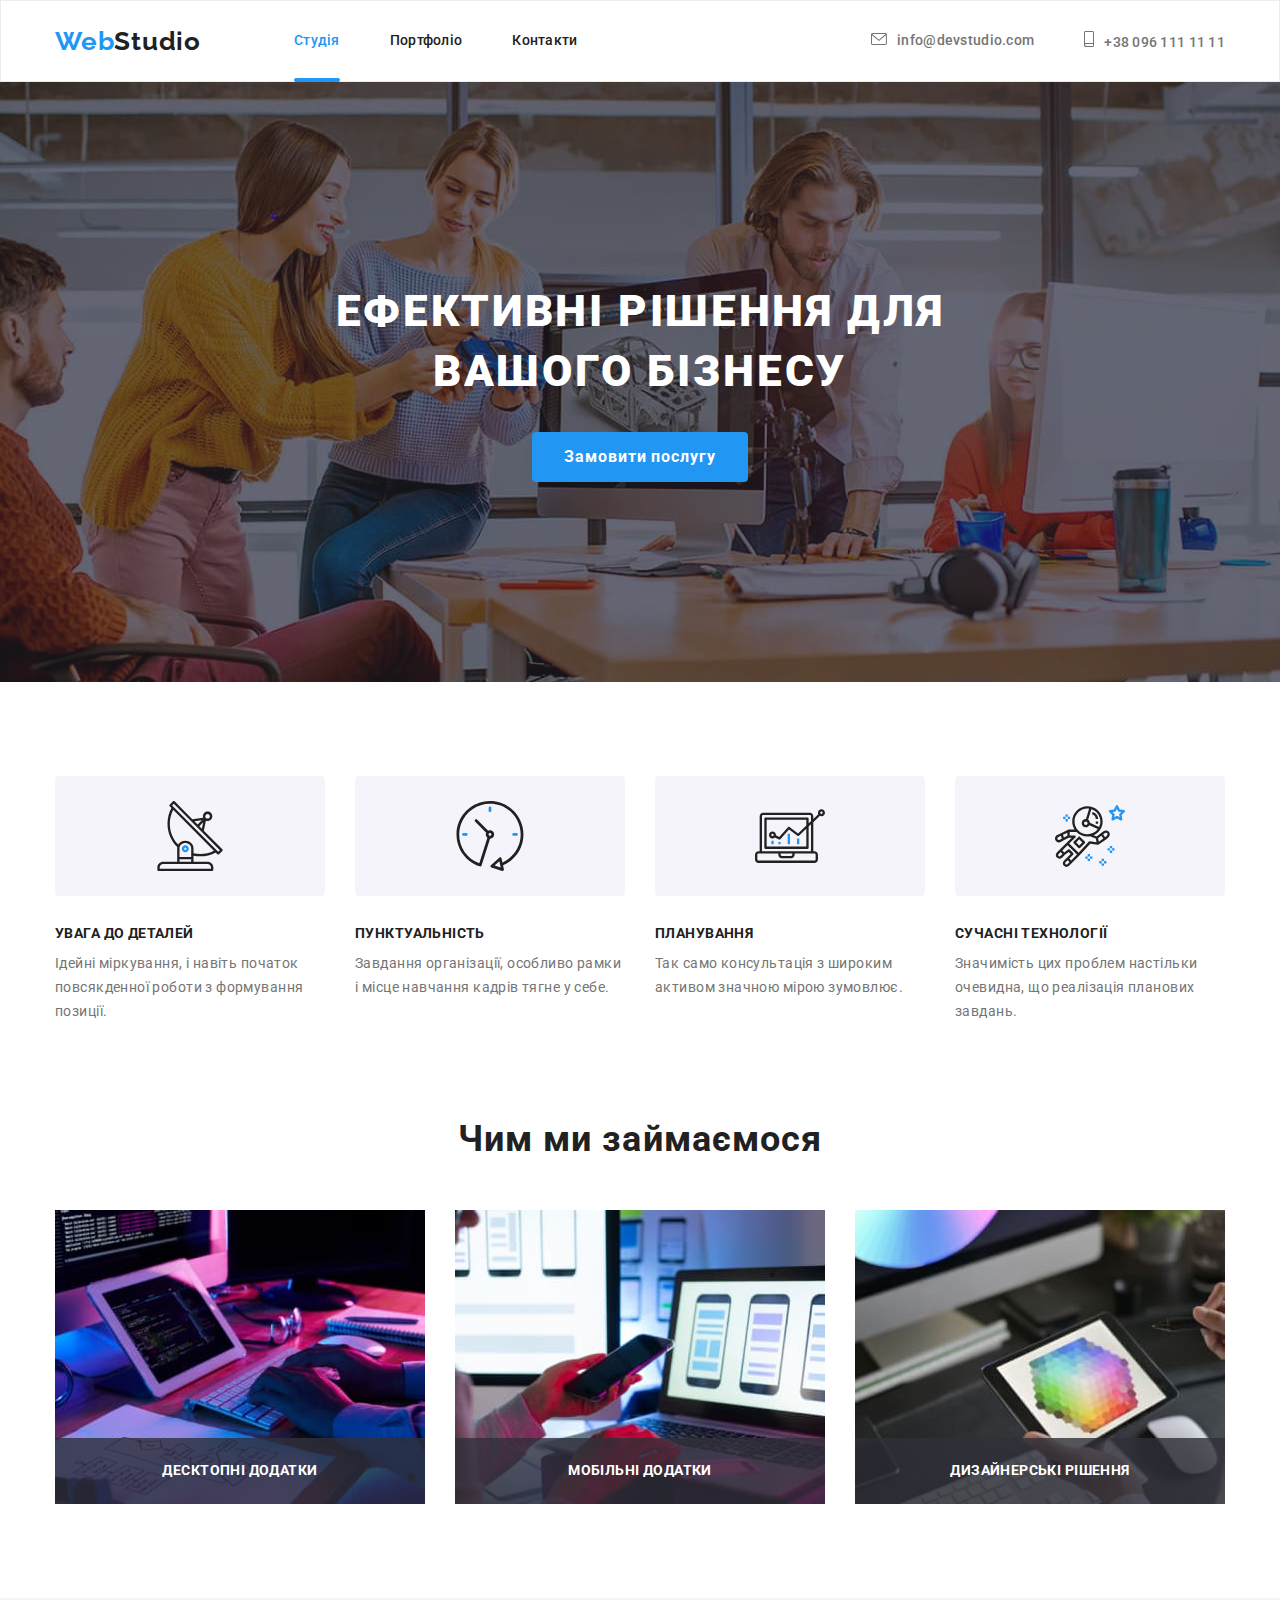
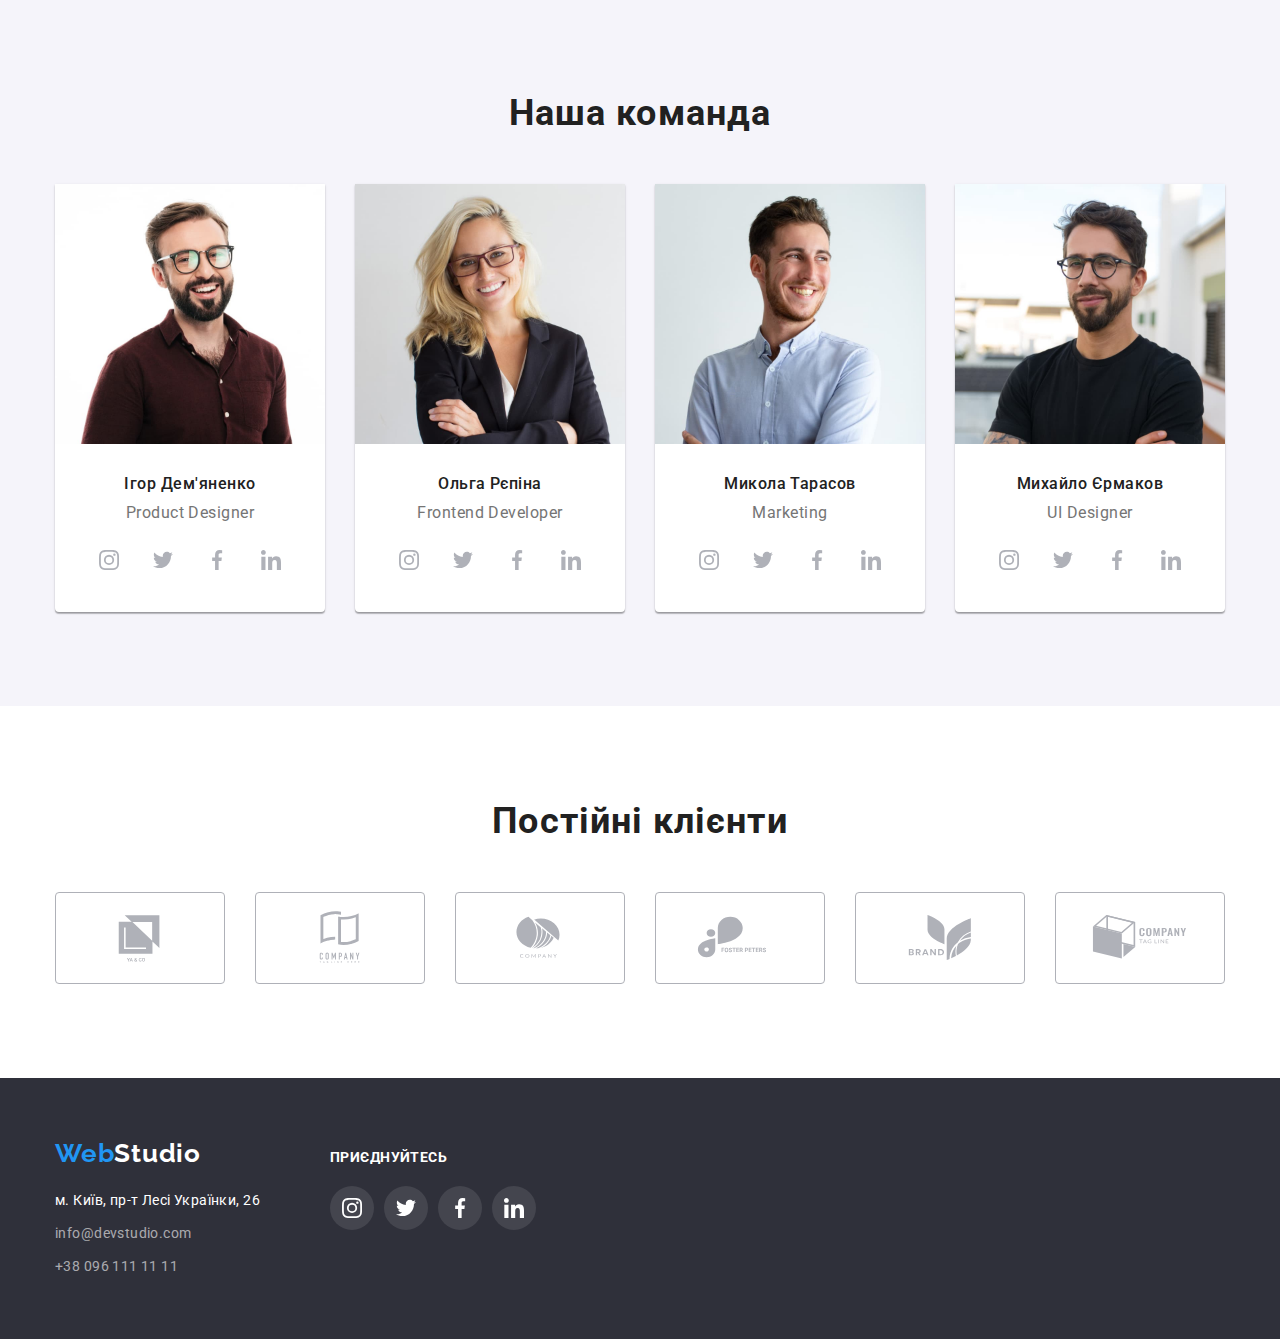
<file: index.html>
<!DOCTYPE html>
<html lang="en">

<head>
  <meta charset="UTF-8" />
  <meta http-equiv="X-UA-Compatible" content="IE=edge" />
  <meta name="viewport" content="width=he, initial-scale=1.0" />
  <title>WebStudio</title>
  <link rel="preconnect" href="https://fonts.googleapis.com" />
  <link rel="preconnect" href="https://fonts.gstatic.com" crossorigin />
  <link href="https://fonts.googleapis.com/css2?family=Raleway:wght@700&family=Roboto:wght@400;500;700;900&display=swap"
    rel="stylesheet" />
  <link rel="stylesheet"
    href="https://cdnjs.cloudflare.com/ajax/libs/modern-normalize/1.1.0/modern-normalize.min.css" />
  <link rel="stylesheet" href="./css/styles.css" />
</head>

<body>
  <!--Шапка-->
  <header>
    <div class="container main">
      <nav class="main-naf">
        <a href="./index.html" class="logo">Web<span class="stydio">Studio</span> </a>
        <ul class="site-nav">
          <li class="item"><a href="./index.html" class="link current">Студія</a></li>
          <li class="item"><a href="./portfolio.html" class="link">Портфоліо</a></li>
          <li class="item"><a href="#" class="link">Контакти</a></li>
        </ul>
      </nav>
      <ul class="contacts-nav">
        <li class="item">
          <a href="mailto:info@devstudio.com" class="contact-link"><svg class="icon-header" width="16" height="12">
              <use href="./images/icons.svg/icons.svg#icon-email"></use>
            </svg>info@devstudio.com</a>
        </li>
        <li class="item">
          <a href="tel:+380961111111" class="contact-link"><svg class="icon-header" width="10" height="16">
              <use href="./images/icons.svg/icons.svg#icon-smartphone"></use>
            </svg>+38 096 111 11 11</a>
        </li>
      </ul>
    </div>
  </header>
  <!-- Контент -->
  <main class="">
    <!--Банер-->
    <section class="hero">
      <div class="container">
        <h1 class="baner-title">Ефективні рішення для вашого бізнесу</h1>
        <button class="baner-button pointer" data-modal-open type="button">Замовити послугу</button>
        <div class="backdrop is-hidden" data-modal>
          <div class="modal">
            <button class="button-close" data-modal-close><svg class="icon-close" width="18" height="18">
                <use href=" ./images/icons.svg/icons.svg#icon-close"></use>
              </svg></button>
          </div>
        </div>
      </div>
    </section>
    <!--Наші переваги-->
    <section class="section">
      <div class="container">
        <h2 class="visually-hidden">Наші переваги</h2>
        <ul class="section-list">
          <li class="item">
            <div class="icon">
              <svg class="icon-imeg">
                <use href="./images/icons.svg/icons.svg#icon-antenna"></use>
              </svg>
            </div>
            <h3 class="title">УВАГА ДО ДЕТАЛЕЙ</h3>
            <p class="options">
              Ідейні міркування, і навіть початок повсякденної роботи з формування позиції.
            </p>
          </li>
          <li class="item">
            <div class="icon">
              <svg class="icon-imeg">
                <use href="./images/icons.svg/icons.svg#icon-clock"></use>
              </svg>
            </div>
            <h3 class="title">ПУНКТУАЛЬНІСТЬ</h3>
            <p class="options">
              Завдання організації, особливо рамки і місце навчання кадрів тягне у себе.
            </p>
          </li>
          <li class="item">
            <div class="icon">
              <svg class="icon-imeg">
                <use href="./images/icons.svg/icons.svg#icon-diagram"></use>
              </svg>
            </div>
            <h3 class="title">ПЛАНУВАННЯ</h3>
            <p class="options">Так само консультація з широким активом значною мірою зумовлює.</p>
          </li>
          <li class="item">
            <div class="icon">
              <svg class="icon-imeg">
                <use href="./images/icons.svg/icons.svg#icon-astronaut"></use>
              </svg>
            </div>
            <h3 class="title">СУЧАСНІ ТЕХНОЛОГІЇ</h3>
            <p class="options">
              Значимість цих проблем настільки очевидна, що реалізація планових завдань.
            </p>
          </li>
        </ul>
      </div>
    </section>
    <!--Чим ми займаємося-->
    <section class="work container">
      <h2 class="work-title">Чим ми займаємося</h2>
      <ul class="work-list">
        <li class="item">
          <div class="item-img">
            <img class="img-box" src="./images/box/box-1.jpg" alt="Десктопні додатки" width="370" />
            <h3 class="item-name">Десктопні додатки</h3>
          </div>
        </li>
        <li class="item">
          <div class="item-img">
            <img src="./images/box/box-2.jpg" alt="Мобільні додатки" width="370" />
            <h3 class="item-name">Мобільні додатки</h3>
          </div>
        </li>
        <li class="item">
          <div class="item-img">
            <img src="./images/box/box-3.jpg" alt="Дизайнерські рішення" width="370" />
            <h3 class="item-name">Дизайнерські рішення</h3>
          </div>
        </li>
      </ul>
    </section>
    <!--Наша команда-->
    <section class="section command-color">
      <div class="container">
        <h2 class="command-title">Наша команда</h2>
        <ul class="command-list">
          <li class="item">
            <img src="./images/foto/foto-1.jpg" alt="Ігор Дем'яненко" width="300" />
            <div class="content">
              <h3 class="surname-title">Ігор Дем'яненко</h3>
              <p class="position">Product Designer</p>
            </div>
            <ul class="social-icons">
              <li><a class="social-link" href="#"><svg class="icon-social" width="20" height="20">
                    <use href=" ./images/icons.svg/icons.svg#icon-instagram"></use>
                  </svg>
                </a></li>
              <li><a class="social-link" href="#"><svg class="icon-social" width="20" height="20">
                    <use href="./images/icons.svg/icons.svg#icon-twitter"></use>
                  </svg></a></li>
              <li><a class="social-link" href="#">
                  <svg class="icon-social" width="20" height="20">
                    <use href="./images/icons.svg/icons.svg#icon-facebook"></use>
                  </svg>
                </a></li>
              <li><a class="social-link" href="#"><svg class="icon-social" width="20" height="20">
                    <use href="./images/icons.svg/icons.svg#icon-linkedin"></use>
                  </svg></a></li>
            </ul>
          </li>
          <li class="item">
            <img src="./images/foto/foto-2.jpg" alt="Ольга Рєпіна" width="300" />
            <div class="content">
              <h3 class="surname-title">Ольга Рєпіна</h3>
              <p class="position">Frontend Developer</p>
            </div>
            <ul class="social-icons">
              <li><a class="social-link" href="#"><svg class="icon-social" width="20" height="20">
                    <use href=" ./images/icons.svg/icons.svg#icon-instagram"></use>
                  </svg>
                </a></li>
              <li><a class="social-link" href="#"><svg class="icon-social" width="20" height="20">
                    <use href="./images/icons.svg/icons.svg#icon-twitter"></use>
                  </svg></a></li>
              <li><a class="social-link" href="#">
                  <svg class="icon-social" width="20" height="20">
                    <use href="./images/icons.svg/icons.svg#icon-facebook"></use>
                  </svg>
                </a></li>
              <li><a class="social-link" href="#"><svg class="icon-social" width="20" height="20">
                    <use href="./images/icons.svg/icons.svg#icon-linkedin"></use>
                  </svg></a></li>
            </ul>
          </li>
          <li class="item">
            <img src="./images/foto/foto-3.jpg" alt="Микола Тарасов" width="300" />
            <div class="content">
              <h3 class="surname-title">Микола Тарасов</h3>
              <p class="position">Marketing</p>
            </div>
            <ul class="social-icons">
              <li>
                <a class="social-link" href="#">
                  <svg class="icon-social" width="20" height="20">
                    <use href=" ./images/icons.svg/icons.svg#icon-instagram"></use>
                  </svg>
                </a>
              </li>
              <li><a class="social-link" href="#"><svg class="icon-social" width="20" height="20">
                    <use href="./images/icons.svg/icons.svg#icon-twitter"></use>
                  </svg></a></li>
              <li><a class="social-link" href="#">
                  <svg class="icon-social" width="20" height="20">
                    <use href="./images/icons.svg/icons.svg#icon-facebook"></use>
                  </svg>
                </a></li>
              <li><a class="social-link" href="#"><svg class="icon-social" width="20" height="20">
                    <use href="./images/icons.svg/icons.svg#icon-linkedin"></use>
                  </svg></a></li>
            </ul>
          </li>
          <li class="item">
            <img src="./images/foto/foto-4.jpg" alt="Михайло Єрмаков" width="300" />
            <div class="content">
              <h3 class="surname-title">Михайло Єрмаков</h3>
              <p class="position">UI Designer</p>
            </div>
            <ul class="social-icons">
              <li><a class="social-link" href="#"><svg class="icon-social" width="20" height="20">
                    <use href=" ./images/icons.svg/icons.svg#icon-instagram"></use>
                  </svg>
                </a></li>
              <li><a class="social-link" href="#"><svg class="icon-social" width="20" height="20">
                    <use href="./images/icons.svg/icons.svg#icon-twitter"></use>
                  </svg></a></li>
              <li><a class="social-link" href="#">
                  <svg class="icon-social" width="20" height="20">
                    <use href="./images/icons.svg/icons.svg#icon-facebook"></use>
                  </svg>
                </a></li>
              <li><a class="social-link" href="#"><svg class="icon-social" width="20" height="20">
                    <use href="./images/icons.svg/icons.svg#icon-linkedin"></use>
                  </svg></a></li>
            </ul>
          </li>
        </ul>
      </div>
    </section>
    <!-- Постійні клієнти -->
    <section class="container">
      <div class="section">
        <h2 class="client">Постійні клієнти</h2>
        <ul class="client-icons">
          <li class="client-section">
            <a class="client-link" href="#">
              <svg class="icon-client">
                <use href="./images/icons.svg/icons.svg#icon-group1"></use>
              </svg>
            </a>
          </li>
          <li class="client-section">
            <a class="client-link" href="#">
              <svg class="icon-client">
                <use href="./images/icons.svg/icons.svg#icon-group2"></use>
              </svg>
            </a>
          </li>
          <li class="client-section">
            <a class="client-link" href="#">
              <svg class="icon-client">
                <use href="./images/icons.svg/icons.svg#icon-group3"></use>
              </svg>
            </a>
          </li>
          <li class="client-section">
            <a class="client-link" href="#">
              <svg class="icon-client">
                <use href="./images/icons.svg/icons.svg#icon-group4"></use>
              </svg>
            </a>
          </li>
          <li class="client-section">
            <a class="client-link" href="#">
              <svg class="icon-client">
                <use href="./images/icons.svg/icons.svg#icon-group5"></use>
              </svg>
            </a>
          </li>
          <li class="client-section">
            <a class="client-link" href="#">
              <svg class="icon-client">
                <use href="./images/icons.svg/icons.svg#icon-group6"></use>
              </svg>
            </a>
          </li>
        </ul>
      </div>
    </section>
  </main>
  <!--Підвал-->
  <footer>
    <div class="container">
      <div class="box-footer">
        <div>
          <a href="./index.html" class="logo-footer">Web<span class="stydio-footer">Studio<span></a>
          <address>
            <ul class="address-nav">
              <li class="addres-https">
                <a href="https://goo.gl/maps/YAiDTw7QHnEAMbG56" target="_blank" rel="noopener noreferrer nofollow"
                  class="link">м.
                  Київ, пр-т Лесі Українки, 26</a>
              </li>
              <li class="mail">
                <a href="mailto:info@devstudio.com" class="nav-link">info@devstudio.com</a>
              </li>
              <li class="tel">
                <a href="tel:+380961111111" class="nav-link">+38 096 111 11 11</a>
              </li>
            </ul>
          </address>
        </div>
        <div class="box-social">
          <h2 class="social-footer">приєднуйтесь</h2>
          <ul class="footer-social-icons">
            <li><a class="footer-social-link" href="#"><svg class="footer-icon-social" width="20" height="20">
                  <use href=" ./images/icons.svg/icons.svg#icon-instagram"></use>
                </svg>
              </a></li>
            <li><a class="footer-social-link" href="#"><svg class="footer-icon-social" width="20" height="20">
                  <use href="./images/icons.svg/icons.svg#icon-twitter"></use>
                </svg></a></li>
            <li><a class="footer-social-link" href="#">
                <svg class="footer-icon-social" width="20" height="20">
                  <use href="./images/icons.svg/icons.svg#icon-facebook"></use>
                </svg>
              </a></li>
            <li><a class="footer-social-link" href="#"><svg class="footer-icon-social" width="20" height="20">
                  <use href="./images/icons.svg/icons.svg#icon-linkedin"></use>
                </svg></a></li>
          </ul>
        </div>
      </div>
    </div>
  </footer>
  <script src="./js/modal.js"></script>
</body>

</html>
</file>
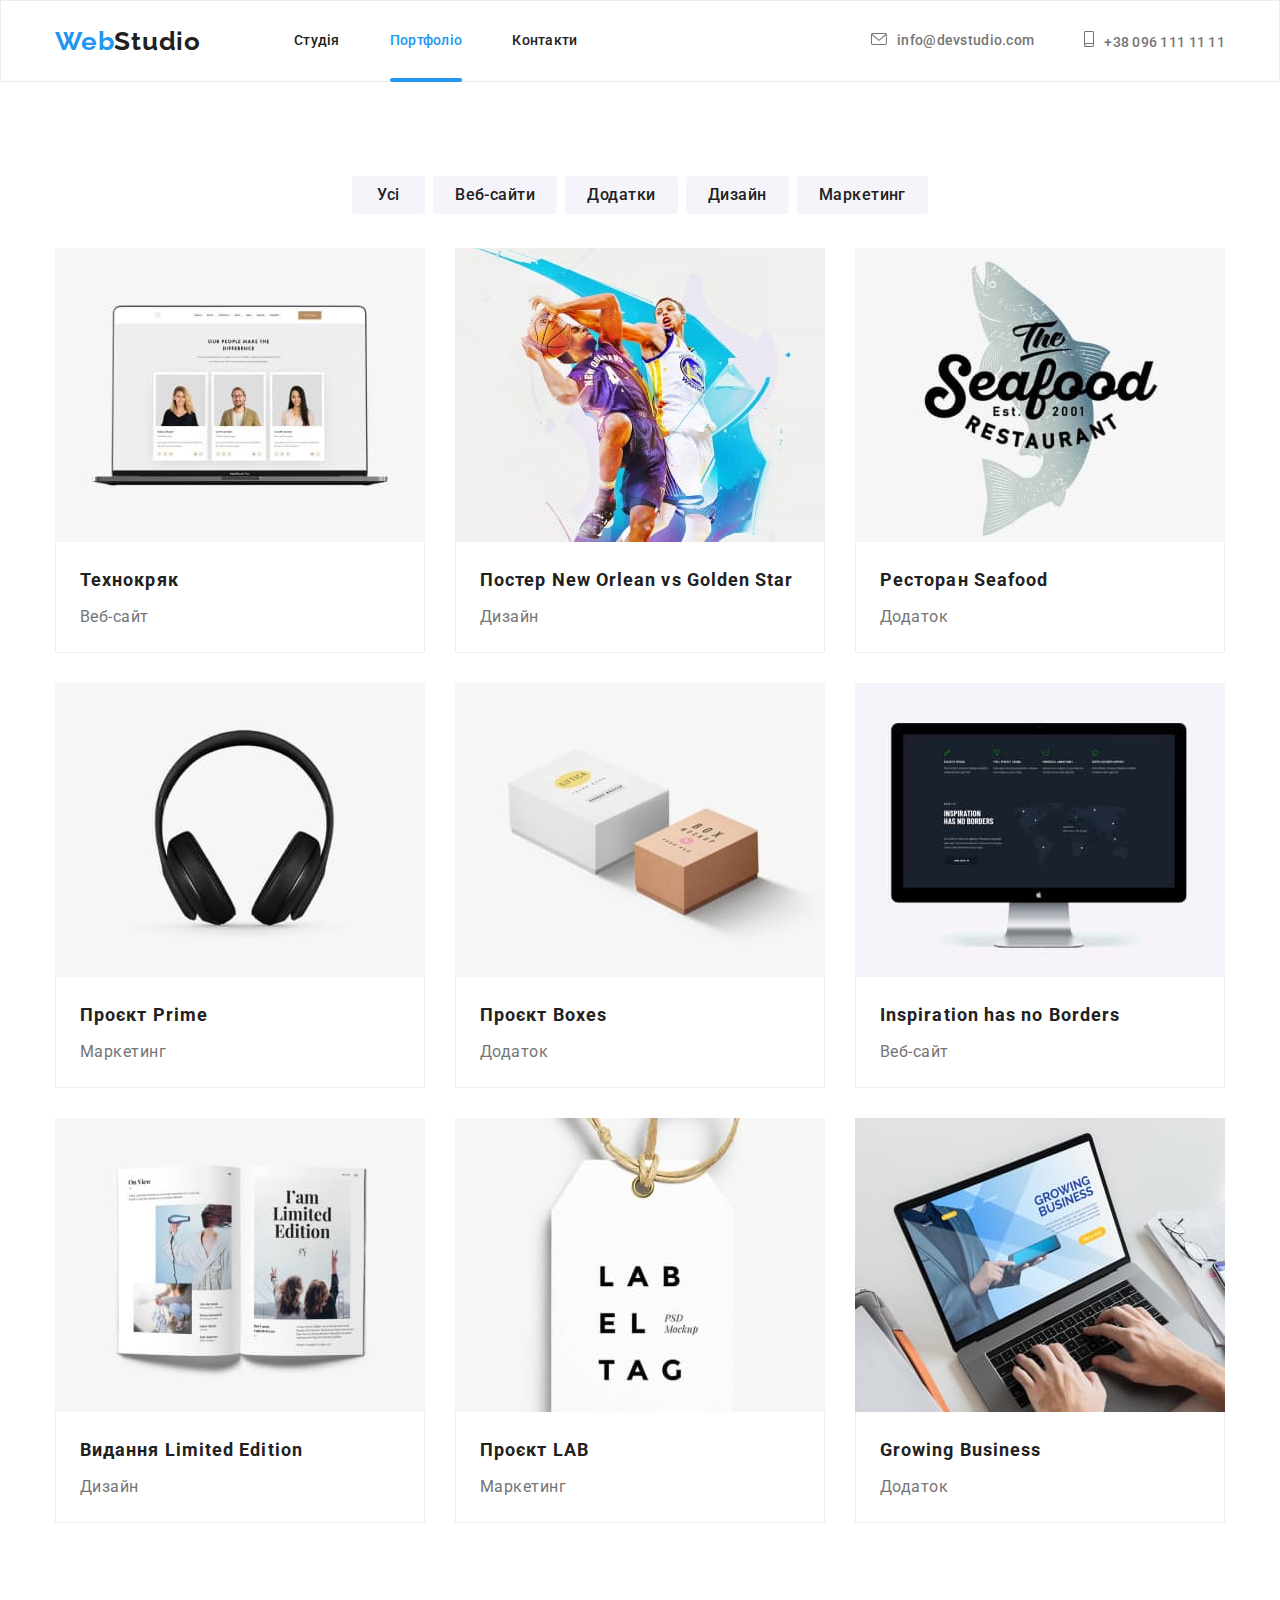
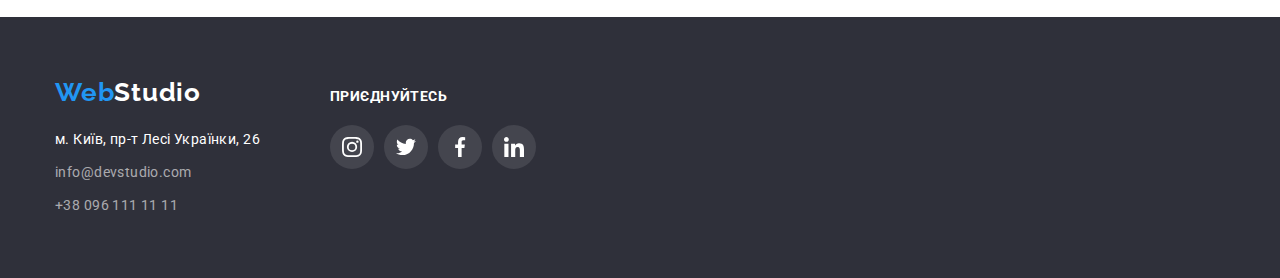
<file: portfolio.html>
<!DOCTYPE html>
<html lang="en">

<head>
  <meta charset="UTF-8" />
  <meta http-equiv="X-UA-Compatible" content="IE=edge" />
  <meta name="viewport" content="width=he, initial-scale=1.0" />
  <title>WebStudio</title>
  <link rel="preconnect" href="https://fonts.googleapis.com" />
  <link rel="preconnect" href="https://fonts.gstatic.com" crossorigin />
  <link href="https://fonts.googleapis.com/css2?family=Raleway:wght@700&family=Roboto:wght@400;500;700;900&display=swap"
    rel="stylesheet" />
  <link rel="stylesheet"
    href="https://cdnjs.cloudflare.com/ajax/libs/modern-normalize/1.1.0/modern-normalize.min.css" />
  <link rel="stylesheet" href="./css/styles.css" />
</head>

<body>
  <!--Шапка-->
  <header>
    <div class="container main">
      <nav class="main-naf">
        <a href="./index.html" class="logo">Web<span class="stydio">Studio</span> </a>
        <ul class="site-nav">
          <li class="item"><a href="./index.html" class="link">Студія</a></li>
          <li class="item"><a href="./portfolio.html" class="link current">Портфоліо</a></li>
          <li class="item"><a href="3" class="link">Контакти</a></li>
        </ul>
      </nav>
      <ul class="contacts-nav">
        <li class="item">
          <a href="mailto:info@devstudio.com" class="contact-link"><svg class="icon-header" width="16" height="12">
              <use href="./images/icons.svg/icons.svg#icon-email"></use>
            </svg>info@devstudio.com</a>
        </li>
        <li class="item">
          <a href="tel:+380961111111" class="contact-link"><svg class="icon-header" width="10" height="16">
              <use href="./images/icons.svg/icons.svg#icon-smartphone"></use>
            </svg>+38 096 111 11 11</a>
        </li>
      </ul>
    </div>
  </header>

  <!-- Контент -->
  <main>
    <section class="portfolio container">
      <h1 class="visually-hidden">Портфоліо</h1>
      <ul class="button-container">
        <li><button class="button pointer" type="button">Усі</button></li>
        <li><button class="button pointer" type="button">Веб-сайти</button></li>
        <li><button class="button pointer" type="button">Додатки</button></li>
        <li><button class="button pointer" type="button">Дизайн</button></li>
        <li><button class="button pointer" type="button">Маркетинг</button></li>
      </ul>
      <ul class="flex-container">
        <li class="portfolio-element">
          <a class="portfolio-item" href="#"><img src="./images/project/project-1.jpg" alt="Технокряк" width="370" />
            <div class="section-portfolio">
              <h2 class="portfolio-title">Технокряк</h2>
              <p class="portfolio-name">Веб-сайт</p>
            </div>
          </a>
        </li>
        <li class="portfolio-element">
          <a class="portfolio-item" href="#"><img src="./images/project/project-2.jpg"
              alt="Постер New Orlean vs Golden Star" width="370" />
            <div class="section-portfolio">
              <h2 class="portfolio-title">Постер New Orlean vs Golden Star</h2>
              <p class="portfolio-name">Дизайн</p>
            </div>
          </a>
        </li>
        <li class="portfolio-element">
          <a class="portfolio-item" href="#"><img src="./images/project/project-3.jpg" alt="Ресторан Seafood"
              width="370" />
            <div class="section-portfolio">
              <h2 class="portfolio-title">Ресторан Seafood</h2>
              <p class="portfolio-name">Додаток</p>
            </div>
          </a>
        </li>
        <li class="portfolio-element">
          <a class="portfolio-item" href="#"><img src="./images/project/project-4.jpg" alt="Проєкт Prime" width="370" />
            <div class="section-portfolio">
              <h2 class="portfolio-title">Проєкт Prime</h2>
              <p class="portfolio-name">Маркетинг</p>
            </div>
          </a>
        </li>
        <li class="portfolio-element">
          <a class="portfolio-item" href="#"><img src="./images/project/project-5.jpg" alt="Проєкт Boxes" width="370" />
            <div class="section-portfolio">
              <h2 class="portfolio-title">Проєкт Boxes</h2>
              <p class="portfolio-name">Додаток</p>
            </div>
          </a>
        </li>
        <li class="portfolio-element">
          <a class="portfolio-item" href="#"><img src="./images/project/project-6.jpg" alt="Inspiration has no Borders"
              width="370" />
            <div class="section-portfolio">
              <h2 class="portfolio-title">Inspiration has no Borders</h2>
              <p class="portfolio-name">Веб-сайт</p>
            </div>
          </a>
        </li>
        <li class="portfolio-element">
          <a class="portfolio-item" href="#"><img src="./images/project/project-7.jpg" alt="Видання Limited Edition"
              width="370" />
            <div class="section-portfolio">
              <h2 class="portfolio-title">Видання Limited Edition</h2>
              <p class="portfolio-name">Дизайн</p>
            </div>
          </a>
        </li>
        <li class="portfolio-element">
          <a class="portfolio-item" href="#">
            <img src="./images/project/project-8.jpg" alt="Проєкт LAB" width="370" />
            <div class="section-portfolio">
              <h2 class="portfolio-title">Проєкт LAB</h2>
              <p class="portfolio-name">Маркетинг</p>
            </div>
          </a>
        </li>
        <li class="portfolio-element">
          <a class="portfolio-item" href="#"><img src="./images/project/project-9.jpg" alt="Growing Business"
              width="370" />
            <div class="section-portfolio">
              <h2 class="portfolio-title">Growing Business</h2>
              <p class="portfolio-name">Додаток</p>
            </div>
          </a>
        </li>
      </ul>
    </section>
  </main>
  <!--Підвал-->
  <footer>
    <div class="container">
      <div class="box-footer">
        <div>
          <a href="./index.html" class="logo-footer">Web<span class="stydio-footer">Studio<span> </a>
          <address>
            <ul class="address-nav">
              <li class="addres-https">
                <a href="https://goo.gl/maps/YAiDTw7QHnEAMbG56" target="_blank" rel="noopener noreferrer nofollow"
                  class="link">м.
                  Київ, пр-т Лесі Українки, 26</a>
              </li>
              <li class="mail">
                <a href="mailto:info@devstudio.com" class="nav-link">info@devstudio.com</a>
              </li>
              <li class="tel">
                <a href="tel:+380961111111" class="nav-link">+38 096 111 11 11</a>
              </li>
            </ul>
          </address>
        </div>
        <div class="box-social">
          <h2 class="social-footer">приєднуйтесь</h2>
          <ul class="footer-social-icons">
            <li><a class="footer-social-link" href=""><svg class="footer-icon-social" width="20" height="20">
                  <use href=" ./images/icons.svg/icons.svg#icon-instagram"></use>
                </svg>
              </a></li>
            <li><a class="footer-social-link" href=""><svg class="footer-icon-social" width="20" height="20">
                  <use href="./images/icons.svg/icons.svg#icon-twitter"></use>
                </svg></a></li>
            <li><a class="footer-social-link" href="">
                <svg class="footer-icon-social" width="20" height="20">
                  <use href="./images/icons.svg/icons.svg#icon-facebook"></use>
                </svg>
              </a></li>
            <li><a class="footer-social-link" href=""><svg class="footer-icon-social" width="20" height="20">
                  <use href="./images/icons.svg/icons.svg#icon-linkedin"></use>
                </svg></a></li>
          </ul>
        </div>
      </div>
    </div>
  </footer>
</body>

</html>
</file>
<file: css/styles.css>
/* Вторинний колір тексту #212121 */
/* Основний колір тексту #757575 */
/* Колір тексту логотипу #2196F3   #000000 */
/* Колір меню навігації #212121 */
/* Колір активного посилання #2196F3 */
/* Колір Email, tel: background: #757575; */
/* Колір навігації Email, tel: background: #2196F3; */
/* Колір Email,tel: у footer rgba(255, 255, 255, 0.6) */
/* Колір білого тексту background: #FFFFFF; */
/* Основний колір фону #FFFFFF */

:root {
  --primary-text-color: #757575;
  --title-text-color: #212121;
  --h1-text-color: #ffffff;
  --accent-color: #2196f3;
  --logo-primary-text-color: #2196f3;
  --logo-title-text-color: #000000;
  --nav-primary-text-color: #212121;
  --email-tel-color-footer: rgba(255, 255, 255, 0.6);
  --primary-fon-color: #ffffff;
  --primary-color-footer: #2f303a;
}

/* index.html */

body {
  background-color: var(--primary-fon-color);
  color: var(--primary-text-color);
  font-family: roboto, sans-serif;
}

ul {
  padding: 0;
  margin: 0;
  list-style: none;
}

a {
  text-decoration: none;
}

img {
  display: block;
  max-width: 100%;
  height: auto;
}

.visually-hidden {
  position: absolute;
  white-space: nowrap;
  width: 1px;
  height: 1px;
  overflow: hidden;
  border: 0;
  padding: 0;
  clip: rect(0 0 0 0);
  clip-path: inset(50%);
  margin: -1px;
}

.container {
  margin-left: auto;
  margin-right: auto;
  width: 1200px;
  padding-left: 15px;
  padding-right: 15px;
}

.section {
  padding-top: 94px;
  padding-bottom: 94px;
}
/* Шапка */
header {
  border: 1px solid #ececec;
  background: #ffffff;
}
.main {
  display: flex;
  align-items: center;
}

.main-naf {
  display: flex;
  align-items: center;
}

.logo {
  font-family: Raleway;
  font-weight: 700;
  font-size: 26px;
  line-height: 1.19;
  letter-spacing: 0.03em;

  color: var(--logo-primary-text-color);
}
.stydio {
  color: var(--title-text-color);
}
.site-nav {
  display: flex;
  margin-left: 93px;
}
.site-nav .item + .item {
  margin-left: 50px;
}

.site-nav .link {
  display: block;
  font-weight: 500;
  font-size: 14px;
  line-height: 1.14;
  letter-spacing: 0.02em;
  padding-top: 32px;
  padding-bottom: 32px;

  color: #212121;
  transition: color 250ms cubic-bezier(0.4, 0, 0.2, 1);
}
.site-nav .link:hover,
.site-nav .link:focus {
  color: var(--accent-color);
}

.site-nav .link.current {
  color: var(--accent-color);
}

.link.current {
  position: relative;
}

.current::after {
  content: '';

  position: absolute;
  left: 0;
  bottom: -1px;

  display: block;
  width: 100%;
  height: 4px;
  background-color: var(--accent-color);
  border-radius: 2px;
}

.contacts-nav {
  display: flex;
  margin-left: auto;
}

.contacts-nav .item + .item {
  margin-left: 50px;
}

.contacts-nav a {
  font-weight: 500;
  font-size: 14px;
  line-height: 1.14;
  letter-spacing: 0.02em;

  color: var(--primary-text-color);

  transition: color 250ms cubic-bezier(0.4, 0, 0.2, 1);
}

.icon-header {
  margin-right: 10px;
  fill: currentColor;
  transition: fill 250ms cubic-bezier(0.4, 0, 0.2, 1);
}

.contact-link:hover,
.contact-link:focus {
  color: var(--accent-color);
  fill: var(--accent-color);
}

/* Банер */
.hero {
  /* background-color: var(--primary-color-footer); */
  padding-top: 200px;
  padding-bottom: 200px;
  text-align: center;

  max-width: 1600px;
  min-height: 600px;
  margin-left: auto;
  margin-right: auto;
  background-image: linear-gradient(to right, rgba(47, 48, 58, 0.4), rgba(47, 48, 58, 0.4)),
    url(../images/hiro.jpg);
  background-repeat: no-repeat;
  background-position: center;
  background-size: cover;
}

.baner .container {
  text-align: center;
  padding: 200px 0;
}
.baner-title {
  margin-top: 0;
  margin-bottom: 30px;

  margin-left: auto;
  margin-right: auto;
  width: 696px;
  height: 120px;
  left: 452px;
  top: 280px;

  font-weight: 900;
  font-size: 44px;
  line-height: 1.36;

  letter-spacing: 0.06em;
  text-align: center;
  text-transform: uppercase;

  color: var(--h1-text-color);
}
.baner-button {
  border-radius: 4px;
  padding: 10px 32px;
  min-width: 216px;
  text-align: center;
  border: none;

  font-family: 'Roboto';
  font-weight: 700;
  font-size: 16px;
  line-height: 1.87;
  letter-spacing: 0.06em;

  background-color: var(--accent-color);
  color: var(--h1-text-color);

  transition: background-color 250ms cubic-bezier(0.4, 0, 0.2, 1);
}
.baner-button:hover,
.baner-button:focus {
  background-color: #188ce8;
}

/* МОДАЛЬНЕ ВІКНО */

.backdrop {
  position: fixed;
  top: 0;
  left: 0;
  width: 100%;
  height: 100%;
  z-index: 2;

  background-color: rgba(0, 0, 0, 0.2);
  opacity: 1;
  transition: opacity 250ms cubic-bezier(0.4, 0, 0.2, 1);
}

.is-hidden {
  opacity: 0;
  pointer-events: none;
  visibility: hidden;
}

.is-hidden .modal {
  transform: scale(0.9) translate(-50%, -50%);
}

.modal {
  position: absolute;
  top: 50%;
  left: 50%;
  transform: scale(1) translate(-50%, -50%);

  height: 580px;
  width: 530px;
  padding: 15px;

  background-color: var(--primary-fon-color);

  box-shadow: 0px 1px 3px rgba(0, 0, 0, 0.12), 0px 1px 1px rgba(0, 0, 0, 0.14),
    0px 2px 1px rgba(0, 0, 0, 0.2);
  border-radius: 4px;

  transition: transform 250ms cubic-bezier(0.4, 0, 0.2, 1);
}

.button-close {
  position: absolute;
  top: 8px;
  right: 8px;

  width: 30px;
  height: 30px;
  padding: 5px;
  border: 1px solid rgba(0, 0, 0, 0.1);
  border-radius: 50%;

  background-color: #ffffff;
}
.icon-close {
  display: flex;

  background-color: #ffffff;
}

/* Наші переваги */
.title {
  margin-top: 0;
  margin-bottom: 10px;
}
.section-list {
  display: flex;

  font-size: 14px;
  line-height: 1.71;
  letter-spacing: 0.03em;
}

.section-list .item + .item {
  margin-left: 30px;
}

.icon {
  margin-bottom: 30px;

  display: flex;
  width: 270px;
  height: 120px;
  align-items: center;
  justify-content: center;

  background: #f5f4fa;
  border-radius: 4px;
}

.icon-imeg {
  width: 70px;
  height: 70px;
}

.section-title,
.title {
  font-weight: 700;
  font-size: 14px;
  line-height: 1.14;
  letter-spacing: 0.03em;

  color: var(--title-text-color);
}

.section-title,
.options {
  margin-top: 0;
  margin-bottom: 0;

  font-size: 14px;
  line-height: 1.71;
  letter-spacing: 0.03em;
}

/* Чим ми займаємось */

.work {
  padding-bottom: 94px;
}

.work-title {
  margin-top: 0;
  margin-bottom: 50px;

  font-weight: 700;
  font-size: 36px;
  line-height: 1.17;
  text-align: center;
  letter-spacing: 0.03em;

  color: var(--nav-primary-text-color);
}

.work-list {
  display: flex;
}

.work-list .item + .item {
  margin-left: 30px;
}

.item-img {
  position: relative;
  justify-content: space-between;
  z-index: 1;
}

.item-name {
  margin-top: 0;
  margin-bottom: 0;
  padding-top: 25px;
  padding-bottom: 25px;
  width: 370px;

  position: absolute;
  bottom: 0;
  right: 0;

  font-weight: 700;
  font-size: 14px;
  line-height: 1.14;
  text-align: center;
  letter-spacing: 0.03em;
  text-transform: uppercase;

  background-color: rgba(47, 48, 58, 0.8);
  color: var(--h1-text-color);
}

/* Наша команда */

.command-color {
  background-color: #f5f4fa;
}

.command-title {
  margin-top: 0;
  margin-bottom: 50px;

  font-weight: 700;
  font-size: 36px;
  line-height: 1.17;
  text-align: center;
  letter-spacing: 0.03em;

  color: var(--title-text-color);
}
.surname-title {
  margin-top: 0;
  margin-bottom: 10px;

  font-weight: 500;
  font-size: 16px;
  line-height: 1.19;
  text-align: center;
  letter-spacing: 0.03em;

  color: var(--nav-primary-text-color);
}

.command-list {
  display: flex;
}
.command-list .item + .item {
  margin-left: 30px;
}

.command-list .item {
  box-shadow: 0px 1px 3px rgba(0, 0, 0, 0.12), 0px 1px 1px rgba(0, 0, 0, 0.14),
    0px 2px 1px rgba(0, 0, 0, 0.2);
  border-radius: 0px 0px 4px 4px;

  background: var(--primary-fon-color);
}

.content {
  padding-top: 30px;
  padding-left: 10px;

  padding-right: 10px;
}

.position {
  margin-top: 0;
  margin-bottom: 16px;

  font-size: 16px;
  line-height: 1.19;
  text-align: center;
  letter-spacing: 0.03em;
}

.social-icons {
  display: flex;
  justify-content: space-between;
  padding-left: 32px;
  padding-right: 32px;
  padding-bottom: 30px;
}

.social-link {
  display: flex;
  justify-content: center;
  align-items: center;

  width: 44px;
  height: 44px;
  border-radius: 50%;
  color: #afb1b8;

  transition: background-color 250ms cubic-bezier(0.4, 0, 0.2, 1),
    color 250ms cubic-bezier(0.4, 0, 0.2, 1);
}

.social-link:hover,
.social-link:focus {
  background-color: var(--accent-color);
  color: var(--primary-fon-color);
}

.icon-social {
  fill: currentColor;
}

/* Постійні клієнти */

.client {
  margin-top: 0;
  margin-bottom: 50px;

  font-weight: 700;
  font-size: 36px;
  line-height: 1.17;
  text-align: center;
  letter-spacing: 0.03em;

  color: var(--nav-primary-text-color);
}

.client-link {
  display: flex;
  align-items: center;
  justify-content: center;

  width: 170px;
  height: 92px;
  fill: #afb1b8;
  border: 1px solid #afb1b8;
  border-radius: 4px;

  transition: border 250ms cubic-bezier(0.4, 0, 0.2, 1);
}

.client-link:hover,
.client-link:focus {
  fill: #2196f3;
  border: 1px solid var(--accent-color);
}

.icon-client {
  width: 106px;
  height: 66px;
  transition: fill 250ms cubic-bezier(0.4, 0, 0.2, 1);
}

.client-icons {
  display: flex;
  justify-content: space-between;
}

/* Підвал */
footer {
  background-color: #2f303a;
  padding-top: 60px;
  padding-bottom: 60px;
}

.box-footer {
  display: flex;
  align-items: baseline;
}

.logo-footer {
  display: block;
  margin-bottom: 20px;

  font-family: Raleway;
  font-weight: 700;
  font-size: 26px;
  line-height: 1.19;
  letter-spacing: 0.03em;

  color: var(--logo-primary-text-color);
}

.stydio-footer {
  color: var(--h1-text-color);
}

.address-nav .link {
  font-family: 'Roboto';
  font-size: 14px;
  line-height: 1.71;
  letter-spacing: 0.03em;
  font-style: initial;

  color: var(--h1-text-color);

  transition: color 250ms cubic-bezier(0.4, 0, 0.2, 1);
}

.address-nav .link:hover,
.address-nav .link:focus {
  color: var(--accent-color);
}

.addres-https {
  margin-top: 0;
  margin-bottom: 9px;
}
.mail {
  margin-top: 0;
  margin-bottom: 9px;
}

.tel {
  margin-top: 0;
  margin-bottom: 0px;
}

.nav-link {
  font-family: 'Roboto';
  font-size: 14px;
  line-height: 1.71;
  letter-spacing: 0.03em;
  font-style: initial;

  color: rgba(255, 255, 255, 0.6);

  transition: color 250ms cubic-bezier(0.4, 0, 0.2, 1);
}
.nav-link:hover,
.nav-link:focus {
  color: var(--accent-color);
}

/* Приєднуйтесь */

.box-social {
  margin-left: 70px;
}

.social-footer {
  margin-top: 0;
  margin-bottom: 20px;

  font-weight: 700;
  font-size: 14px;
  line-height: 1.14;
  letter-spacing: 0.03em;
  text-transform: uppercase;
  color: var(--primary-fon-color);
}

.footer-social-icons {
  display: flex;
  justify-content: space-between;
}

.footer-social-icons li + li {
  margin-left: 10px;
}

.footer-social-link {
  display: flex;
  justify-content: center;
  align-items: center;
  width: 44px;
  height: 44px;
  border-radius: 50%;
  color: var(--primary-fon-color);
  background-color: rgba(255, 255, 255, 0.1);

  transition: background-color 250ms cubic-bezier(0.4, 0, 0.2, 1);
}

.footer-social-link:hover,
.footer-social-link:focus {
  background-color: var(--accent-color);
  color: var(--primary-fon-color);
}

.footer-icon-social {
  fill: currentColor;
}

/* portfolio.html */
.portfolio {
  padding-top: 94px;
  padding-bottom: 94px;
}

.portfolio .button {
  border: none;
  border-radius: 4px;
  padding: 6px 22px;
  min-width: 73px;

  font-weight: 500;
  font-size: 16px;
  line-height: 1.63;
  letter-spacing: 0.03em;

  background-color: #f5f4fa;
  color: var(--nav-primary-text-color);

  transition: color 250ms cubic-bezier(0.4, 0, 0.2, 1),
    background-color 250ms cubic-bezier(0.4, 0, 0.2, 1),
    box-shadow 250ms cubic-bezier(0.4, 0, 0.2, 1);
}
.button-container {
  display: flex;
  margin-bottom: 34px;
  justify-content: center;
}

.button-container li + li {
  margin-left: 8px;
}

.portfolio .button:hover,
.portfolio .button:focus {
  background-color: var(--accent-color);
  color: var(--h1-text-color);
  box-shadow: 0px 1px 1px rgba(0, 0, 0, 0.12), 0px 4px 4px rgba(0, 0, 0, 0.06),
    1px 4px 6px rgba(0, 0, 0, 0.16);
}
.pointer {
  cursor: pointer;
}

.flex-container {
  display: flex;
  flex-wrap: wrap;
}

.portfolio-element:not(:nth-child(3n)) {
  margin-right: 30px;
}

.portfolio-element:not(:nth-last-child(-n + 3)) {
  margin-bottom: 30px;
}

.portfolio-item {
  display: block;
  transition: box-shadow 250ms cubic-bezier(0.4, 0, 0.2, 1);
}

.portfolio-item-box {
  position: relative;
  overflow: hidden;
}
.portfolio-item:hover .portfolio-ofrlay,
.portfolio-item:focus .portfolio-ofrlay {
  transform: translateY(0);
  opacity: 1;
}

.portfolio-ofrlay {
  position: absolute;

  top: 0;
  left: 0;
  width: 100%;
  height: 100%;
  background-color: rgba(33, 150, 243, 0.9);

  transform: translateY(100%);
  transition: transform 250ms cubic-bezier(0.4, 0, 0.2, 1);
}

.portfolio-item-link {
  display: flex;
  position: absolute;

  top: 50%;
  left: 50%;
  transform: translate(-50%, -50%);
  display: flex;

  margin-top: 0;
  margin-bottom: 0;
  width: 370px;
  height: 294px;
  padding-top: 63px;
  padding-left: 24px;
  padding-bottom: 63px;
  padding-right: 24px;

  font-size: 18px;
  line-height: 1.6;
  letter-spacing: 0.03em;

  color: var(--h1-text-color);
}

.portfolio-item:hover,
.portfolio-item:focus {
  opacity: 1;
  box-shadow: 0px 1px 1px rgba(0, 0, 0, 0.12), 0px 4px 4px rgba(0, 0, 0, 0.06),
    1px 4px 6px rgba(0, 0, 0, 0.16);
}

.section-portfolio {
  padding: 20px 24px;

  border-left: 1px solid #eeeeee;
  border-bottom: 1px solid #eeeeee;
  border-right: 1px solid #eeeeee;
}

.portfolio-title {
  margin-top: 0;
  margin-bottom: 4px;

  font-weight: 700;
  font-size: 18px;
  line-height: 2;
  letter-spacing: 0.06em;

  color: var(--nav-primary-text-color);
}

.portfolio-name {
  margin-top: 0;
  margin-bottom: 0;

  font-size: 16px;
  line-height: 1.88;
  letter-spacing: 0.03em;

  color: var(--primary-text-color);
}
</file>
